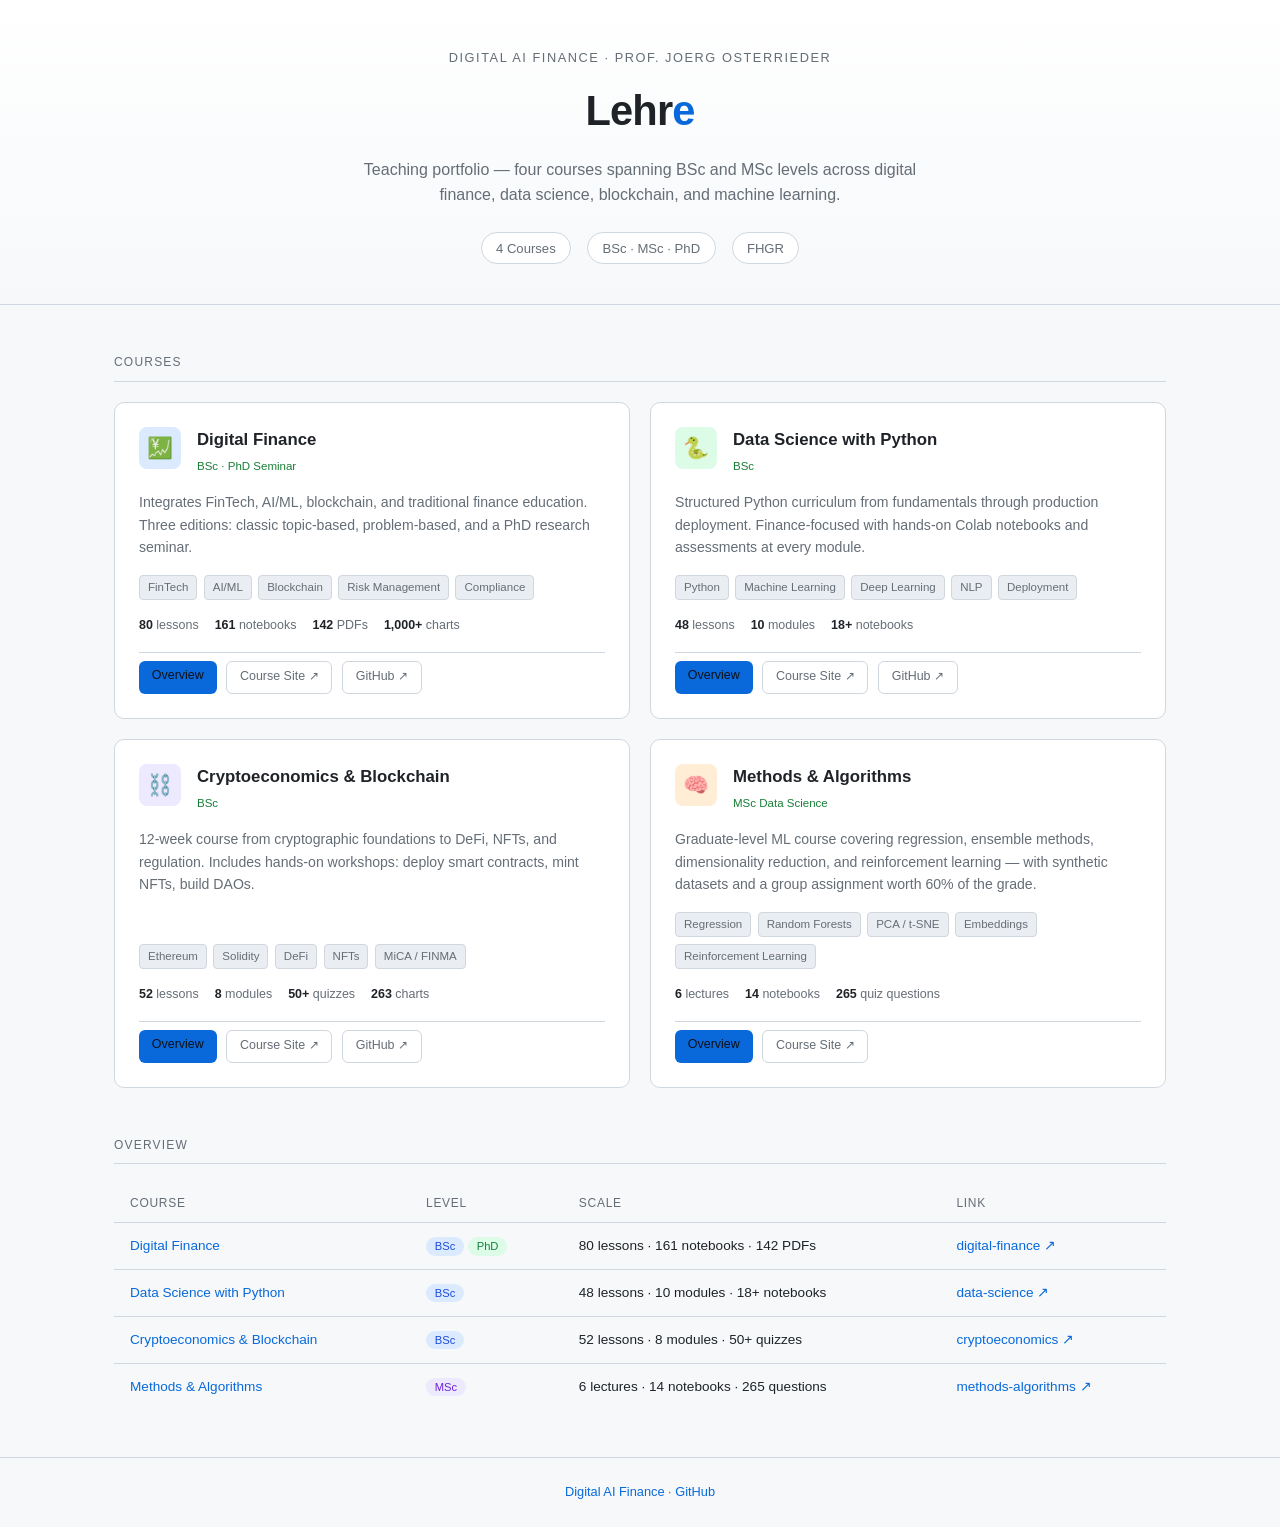
<file: index.html>
<!DOCTYPE html>
<html lang="en">
<head>
  <meta charset="UTF-8" />
  <meta name="viewport" content="width=device-width, initial-scale=1.0" />
  <title>Lehre — Digital AI Finance</title>
  <link rel="stylesheet" href="style.css" />
</head>
<body>

<header>
  <div class="org">Digital AI Finance · Prof. Joerg Osterrieder</div>
  <h1>Lehr<span>e</span></h1>
  <p>Teaching portfolio — four courses spanning BSc and MSc levels across digital finance, data science, blockchain, and machine learning.</p>
  <div class="header-meta">
    <span>4 Courses</span>
    <span>BSc · MSc · PhD</span>
    <span>FHGR</span>
  </div>
</header>

<main>

  <p class="section-label">Courses</p>
  <div class="grid">

    <!-- Digital Finance -->
    <div class="card">
      <a class="card-link" href="digital-finance.html"></a>
      <div class="card-header">
        <div class="card-icon blue">💹</div>
        <div>
          <div class="card-title">Digital Finance</div>
          <div class="card-level">BSc · PhD Seminar</div>
        </div>
      </div>
      <div class="card-desc">
        Integrates FinTech, AI/ML, blockchain, and traditional finance education. Three editions: classic topic-based, problem-based, and a PhD research seminar.
      </div>
      <div class="tags">
        <span class="tag">FinTech</span>
        <span class="tag">AI/ML</span>
        <span class="tag">Blockchain</span>
        <span class="tag">Risk Management</span>
        <span class="tag">Compliance</span>
      </div>
      <div class="stats">
        <div class="stat"><strong>80</strong> lessons</div>
        <div class="stat"><strong>161</strong> notebooks</div>
        <div class="stat"><strong>142</strong> PDFs</div>
        <div class="stat"><strong>1,000+</strong> charts</div>
      </div>
      <div class="card-links">
        <a href="digital-finance.html" class="btn btn-primary">Overview</a>
        <a href="https://digital-ai-finance.github.io/digital-finance/" class="btn btn-ghost" target="_blank">Course Site ↗</a>
        <a href="https://github.com/Digital-AI-Finance/digital-finance" class="btn btn-ghost" target="_blank">GitHub ↗</a>
      </div>
    </div>

    <!-- Data Science -->
    <div class="card">
      <a class="card-link" href="data-science.html"></a>
      <div class="card-header">
        <div class="card-icon green">🐍</div>
        <div>
          <div class="card-title">Data Science with Python</div>
          <div class="card-level">BSc</div>
        </div>
      </div>
      <div class="card-desc">
        Structured Python curriculum from fundamentals through production deployment. Finance-focused with hands-on Colab notebooks and assessments at every module.
      </div>
      <div class="tags">
        <span class="tag">Python</span>
        <span class="tag">Machine Learning</span>
        <span class="tag">Deep Learning</span>
        <span class="tag">NLP</span>
        <span class="tag">Deployment</span>
      </div>
      <div class="stats">
        <div class="stat"><strong>48</strong> lessons</div>
        <div class="stat"><strong>10</strong> modules</div>
        <div class="stat"><strong>18+</strong> notebooks</div>
      </div>
      <div class="card-links">
        <a href="data-science.html" class="btn btn-primary">Overview</a>
        <a href="https://digital-ai-finance.github.io/data-science/" class="btn btn-ghost" target="_blank">Course Site ↗</a>
        <a href="https://github.com/Digital-AI-Finance/data-science" class="btn btn-ghost" target="_blank">GitHub ↗</a>
      </div>
    </div>

    <!-- Cryptoeconomics -->
    <div class="card">
      <a class="card-link" href="cryptoeconomics-blockchain.html"></a>
      <div class="card-header">
        <div class="card-icon purple">⛓️</div>
        <div>
          <div class="card-title">Cryptoeconomics &amp; Blockchain</div>
          <div class="card-level">BSc</div>
        </div>
      </div>
      <div class="card-desc">
        12-week course from cryptographic foundations to DeFi, NFTs, and regulation. Includes hands-on workshops: deploy smart contracts, mint NFTs, build DAOs.
      </div>
      <div class="tags">
        <span class="tag">Ethereum</span>
        <span class="tag">Solidity</span>
        <span class="tag">DeFi</span>
        <span class="tag">NFTs</span>
        <span class="tag">MiCA / FINMA</span>
      </div>
      <div class="stats">
        <div class="stat"><strong>52</strong> lessons</div>
        <div class="stat"><strong>8</strong> modules</div>
        <div class="stat"><strong>50+</strong> quizzes</div>
        <div class="stat"><strong>263</strong> charts</div>
      </div>
      <div class="card-links">
        <a href="cryptoeconomics-blockchain.html" class="btn btn-primary">Overview</a>
        <a href="https://digital-ai-finance.github.io/Cryptoeconomics-Blockchain/" class="btn btn-ghost" target="_blank">Course Site ↗</a>
        <a href="https://github.com/Digital-AI-Finance/Cryptoeconomics-Blockchain" class="btn btn-ghost" target="_blank">GitHub ↗</a>
      </div>
    </div>

    <!-- Methods & Algorithms -->
    <div class="card">
      <a class="card-link" href="methods-algorithms.html"></a>
      <div class="card-header">
        <div class="card-icon orange">🧠</div>
        <div>
          <div class="card-title">Methods &amp; Algorithms</div>
          <div class="card-level">MSc Data Science</div>
        </div>
      </div>
      <div class="card-desc">
        Graduate-level ML course covering regression, ensemble methods, dimensionality reduction, and reinforcement learning — with synthetic datasets and a group assignment worth 60% of the grade.
      </div>
      <div class="tags">
        <span class="tag">Regression</span>
        <span class="tag">Random Forests</span>
        <span class="tag">PCA / t-SNE</span>
        <span class="tag">Embeddings</span>
        <span class="tag">Reinforcement Learning</span>
      </div>
      <div class="stats">
        <div class="stat"><strong>6</strong> lectures</div>
        <div class="stat"><strong>14</strong> notebooks</div>
        <div class="stat"><strong>265</strong> quiz questions</div>
      </div>
      <div class="card-links">
        <a href="methods-algorithms.html" class="btn btn-primary">Overview</a>
        <a href="https://digital-ai-finance.github.io/methods-algorithms/" class="btn btn-ghost" target="_blank">Course Site ↗</a>
      </div>
    </div>

  </div>

  <!-- OVERVIEW TABLE -->
  <p class="section-label">Overview</p>
  <div class="table-wrap">
    <table>
      <thead>
        <tr>
          <th>Course</th>
          <th>Level</th>
          <th>Scale</th>
          <th>Link</th>
        </tr>
      </thead>
      <tbody>
        <tr>
          <td><a href="digital-finance.html">Digital Finance</a></td>
          <td><span class="badge badge-bsc">BSc</span> <span class="badge badge-phd">PhD</span></td>
          <td>80 lessons · 161 notebooks · 142 PDFs</td>
          <td><a href="https://digital-ai-finance.github.io/digital-finance/" target="_blank">digital-finance ↗</a></td>
        </tr>
        <tr>
          <td><a href="data-science.html">Data Science with Python</a></td>
          <td><span class="badge badge-bsc">BSc</span></td>
          <td>48 lessons · 10 modules · 18+ notebooks</td>
          <td><a href="https://digital-ai-finance.github.io/data-science/" target="_blank">data-science ↗</a></td>
        </tr>
        <tr>
          <td><a href="cryptoeconomics-blockchain.html">Cryptoeconomics &amp; Blockchain</a></td>
          <td><span class="badge badge-bsc">BSc</span></td>
          <td>52 lessons · 8 modules · 50+ quizzes</td>
          <td><a href="https://digital-ai-finance.github.io/Cryptoeconomics-Blockchain/" target="_blank">cryptoeconomics ↗</a></td>
        </tr>
        <tr>
          <td><a href="methods-algorithms.html">Methods &amp; Algorithms</a></td>
          <td><span class="badge badge-msc">MSc</span></td>
          <td>6 lectures · 14 notebooks · 265 questions</td>
          <td><a href="https://digital-ai-finance.github.io/methods-algorithms/" target="_blank">methods-algorithms ↗</a></td>
        </tr>
      </tbody>
    </table>
  </div>

</main>

<footer>
  <a href="https://github.com/Digital-AI-Finance" target="_blank">Digital AI Finance</a> ·
  <a href="https://github.com/illiakosterin/Lehre" target="_blank">GitHub</a>
</footer>

</body>
</html>
</file>
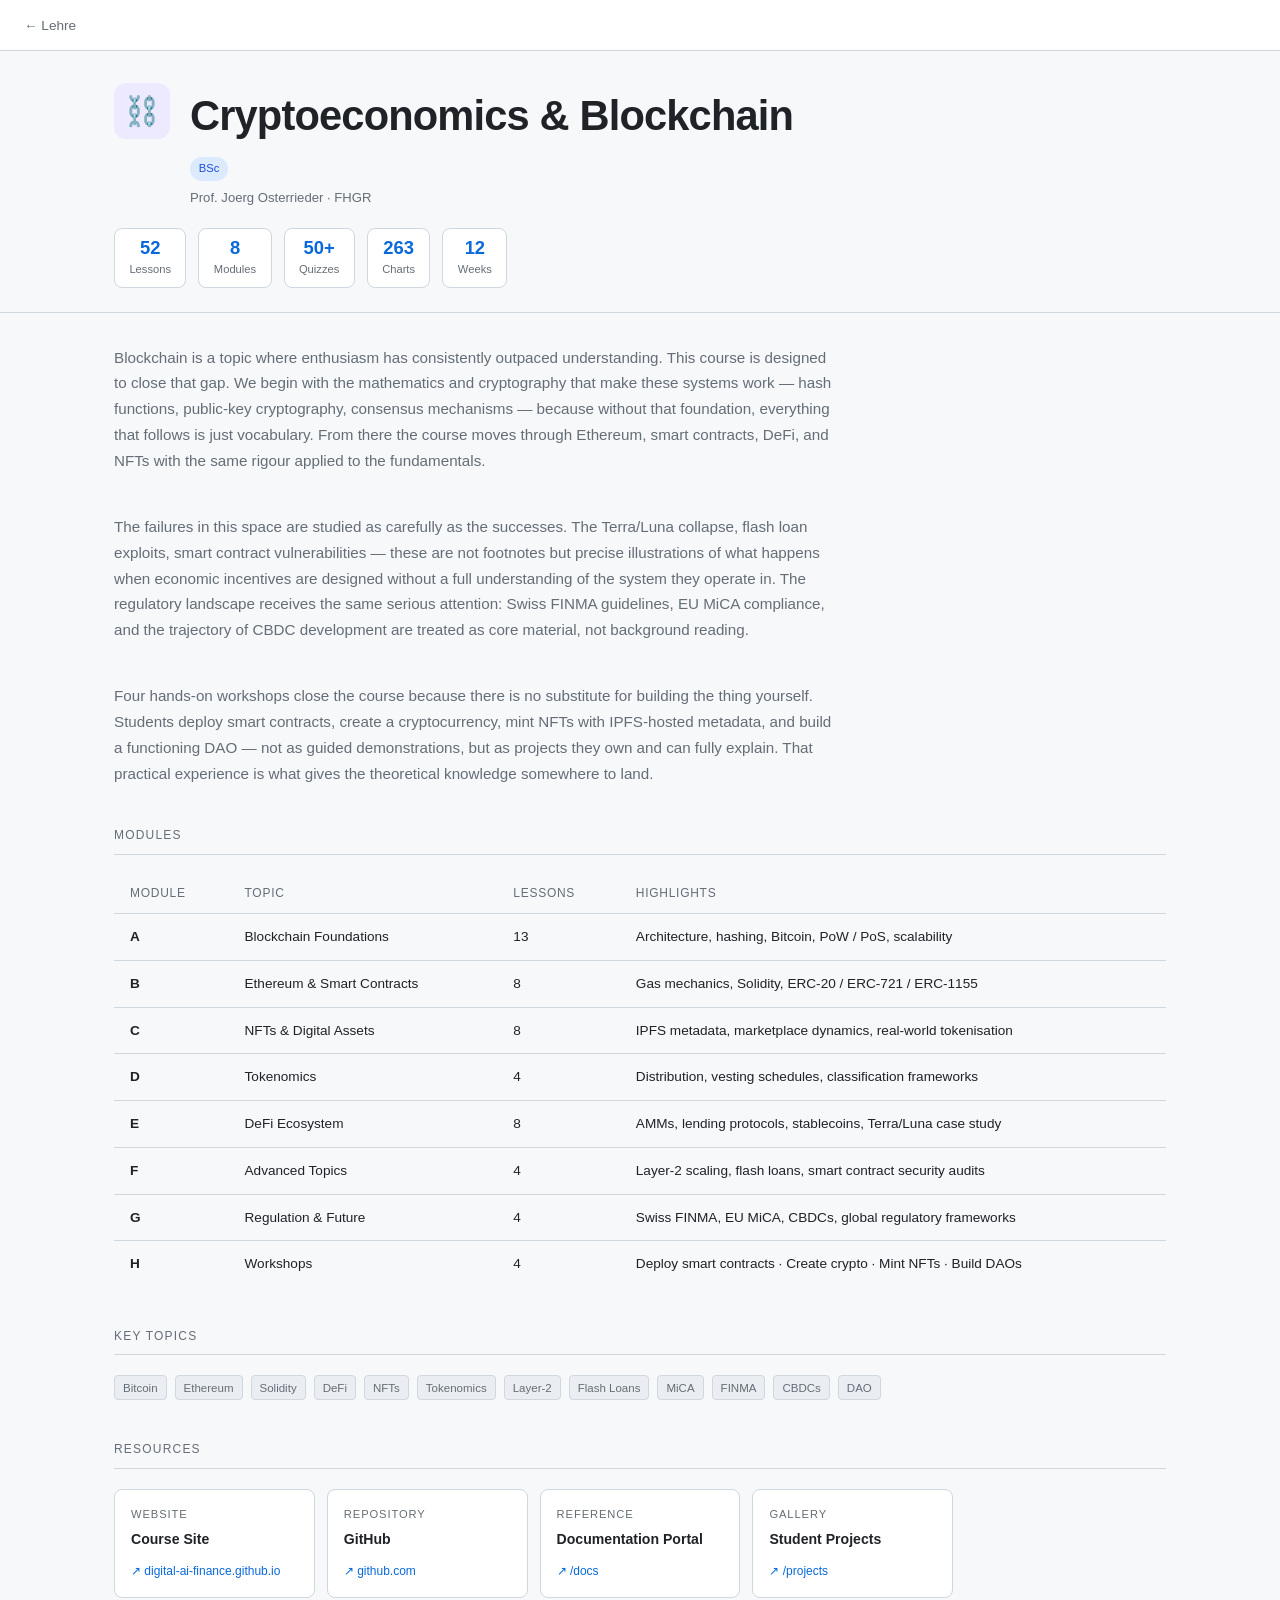
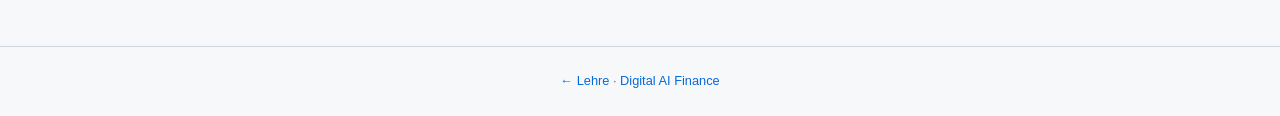
<file: cryptoeconomics-blockchain.html>
<!DOCTYPE html>
<html lang="en">
<head>
  <meta charset="UTF-8" />
  <meta name="viewport" content="width=device-width, initial-scale=1.0" />
  <title>Cryptoeconomics &amp; Blockchain — Lehre</title>
  <link rel="stylesheet" href="style.css" />
</head>
<body>

<nav class="nav">
  <a href="index.html">← Lehre</a>
</nav>

<header style="text-align:left; padding: 2rem 1.5rem 1.5rem; max-width:1100px; margin:0 auto; border:none; background:none;">
  <div class="course-hero-top">
    <div class="course-icon card-icon purple">⛓️</div>
    <div>
      <h1>Cryptoeconomics &amp; Blockchain</h1>
      <div class="course-hero-badges">
        <span class="badge badge-bsc">BSc</span>
      </div>
      <div class="course-instructor">Prof. Joerg Osterrieder · FHGR</div>
    </div>
  </div>
  <div class="course-stat-row">
    <div class="course-stat"><span class="num">52</span><span class="lbl">Lessons</span></div>
    <div class="course-stat"><span class="num">8</span><span class="lbl">Modules</span></div>
    <div class="course-stat"><span class="num">50+</span><span class="lbl">Quizzes</span></div>
    <div class="course-stat"><span class="num">263</span><span class="lbl">Charts</span></div>
    <div class="course-stat"><span class="num">12</span><span class="lbl">Weeks</span></div>
  </div>
</header>

<div style="border-bottom: 1px solid var(--border); margin-bottom: 2rem;"></div>

<div class="course-body">

  <p class="course-desc">
    Blockchain is a topic where enthusiasm has consistently outpaced understanding. This course is
    designed to close that gap. We begin with the mathematics and cryptography that make these systems
    work — hash functions, public-key cryptography, consensus mechanisms — because without that
    foundation, everything that follows is just vocabulary. From there the course moves through
    Ethereum, smart contracts, DeFi, and NFTs with the same rigour applied to the fundamentals.
  </p>
  <p class="course-desc">
    The failures in this space are studied as carefully as the successes. The Terra/Luna collapse,
    flash loan exploits, smart contract vulnerabilities — these are not footnotes but precise
    illustrations of what happens when economic incentives are designed without a full understanding
    of the system they operate in. The regulatory landscape receives the same serious attention:
    Swiss FINMA guidelines, EU MiCA compliance, and the trajectory of CBDC development are treated
    as core material, not background reading.
  </p>
  <p class="course-desc">
    Four hands-on workshops close the course because there is no substitute for building the thing
    yourself. Students deploy smart contracts, create a cryptocurrency, mint NFTs with IPFS-hosted
    metadata, and build a functioning DAO — not as guided demonstrations, but as projects they own
    and can fully explain. That practical experience is what gives the theoretical knowledge
    somewhere to land.
  </p>

  <!-- MODULES -->
  <p class="section-label">Modules</p>
  <div class="table-wrap" style="margin-bottom: 2.5rem;">
    <table>
      <thead>
        <tr>
          <th>Module</th>
          <th>Topic</th>
          <th>Lessons</th>
          <th>Highlights</th>
        </tr>
      </thead>
      <tbody>
        <tr>
          <td><strong>A</strong></td>
          <td>Blockchain Foundations</td>
          <td>13</td>
          <td>Architecture, hashing, Bitcoin, PoW / PoS, scalability</td>
        </tr>
        <tr>
          <td><strong>B</strong></td>
          <td>Ethereum &amp; Smart Contracts</td>
          <td>8</td>
          <td>Gas mechanics, Solidity, ERC-20 / ERC-721 / ERC-1155</td>
        </tr>
        <tr>
          <td><strong>C</strong></td>
          <td>NFTs &amp; Digital Assets</td>
          <td>8</td>
          <td>IPFS metadata, marketplace dynamics, real-world tokenisation</td>
        </tr>
        <tr>
          <td><strong>D</strong></td>
          <td>Tokenomics</td>
          <td>4</td>
          <td>Distribution, vesting schedules, classification frameworks</td>
        </tr>
        <tr>
          <td><strong>E</strong></td>
          <td>DeFi Ecosystem</td>
          <td>8</td>
          <td>AMMs, lending protocols, stablecoins, Terra/Luna case study</td>
        </tr>
        <tr>
          <td><strong>F</strong></td>
          <td>Advanced Topics</td>
          <td>4</td>
          <td>Layer-2 scaling, flash loans, smart contract security audits</td>
        </tr>
        <tr>
          <td><strong>G</strong></td>
          <td>Regulation &amp; Future</td>
          <td>4</td>
          <td>Swiss FINMA, EU MiCA, CBDCs, global regulatory frameworks</td>
        </tr>
        <tr>
          <td><strong>H</strong></td>
          <td>Workshops</td>
          <td>4</td>
          <td>Deploy smart contracts · Create crypto · Mint NFTs · Build DAOs</td>
        </tr>
      </tbody>
    </table>
  </div>

  <!-- TOPICS -->
  <p class="section-label">Key Topics</p>
  <div class="tags" style="margin-bottom: 2.5rem; gap: 0.5rem;">
    <span class="tag">Bitcoin</span>
    <span class="tag">Ethereum</span>
    <span class="tag">Solidity</span>
    <span class="tag">DeFi</span>
    <span class="tag">NFTs</span>
    <span class="tag">Tokenomics</span>
    <span class="tag">Layer-2</span>
    <span class="tag">Flash Loans</span>
    <span class="tag">MiCA</span>
    <span class="tag">FINMA</span>
    <span class="tag">CBDCs</span>
    <span class="tag">DAO</span>
  </div>

  <!-- RESOURCES -->
  <p class="section-label">Resources</p>
  <div class="resource-grid">
    <a class="resource-card" href="https://digital-ai-finance.github.io/Cryptoeconomics-Blockchain/" target="_blank">
      <span class="rc-label">Website</span>
      <span class="rc-title">Course Site</span>
      <span class="rc-arrow">↗ digital-ai-finance.github.io</span>
    </a>
    <a class="resource-card" href="https://github.com/Digital-AI-Finance/Cryptoeconomics-Blockchain" target="_blank">
      <span class="rc-label">Repository</span>
      <span class="rc-title">GitHub</span>
      <span class="rc-arrow">↗ github.com</span>
    </a>
    <a class="resource-card" href="https://digital-ai-finance.github.io/Cryptoeconomics-Blockchain/docs/" target="_blank">
      <span class="rc-label">Reference</span>
      <span class="rc-title">Documentation Portal</span>
      <span class="rc-arrow">↗ /docs</span>
    </a>
    <a class="resource-card" href="https://digital-ai-finance.github.io/Cryptoeconomics-Blockchain/projects/" target="_blank">
      <span class="rc-label">Gallery</span>
      <span class="rc-title">Student Projects</span>
      <span class="rc-arrow">↗ /projects</span>
    </a>
  </div>

</div>

<footer>
  <a href="index.html">← Lehre</a> ·
  <a href="https://github.com/Digital-AI-Finance" target="_blank">Digital AI Finance</a>
</footer>

</body>
</html>
</file>
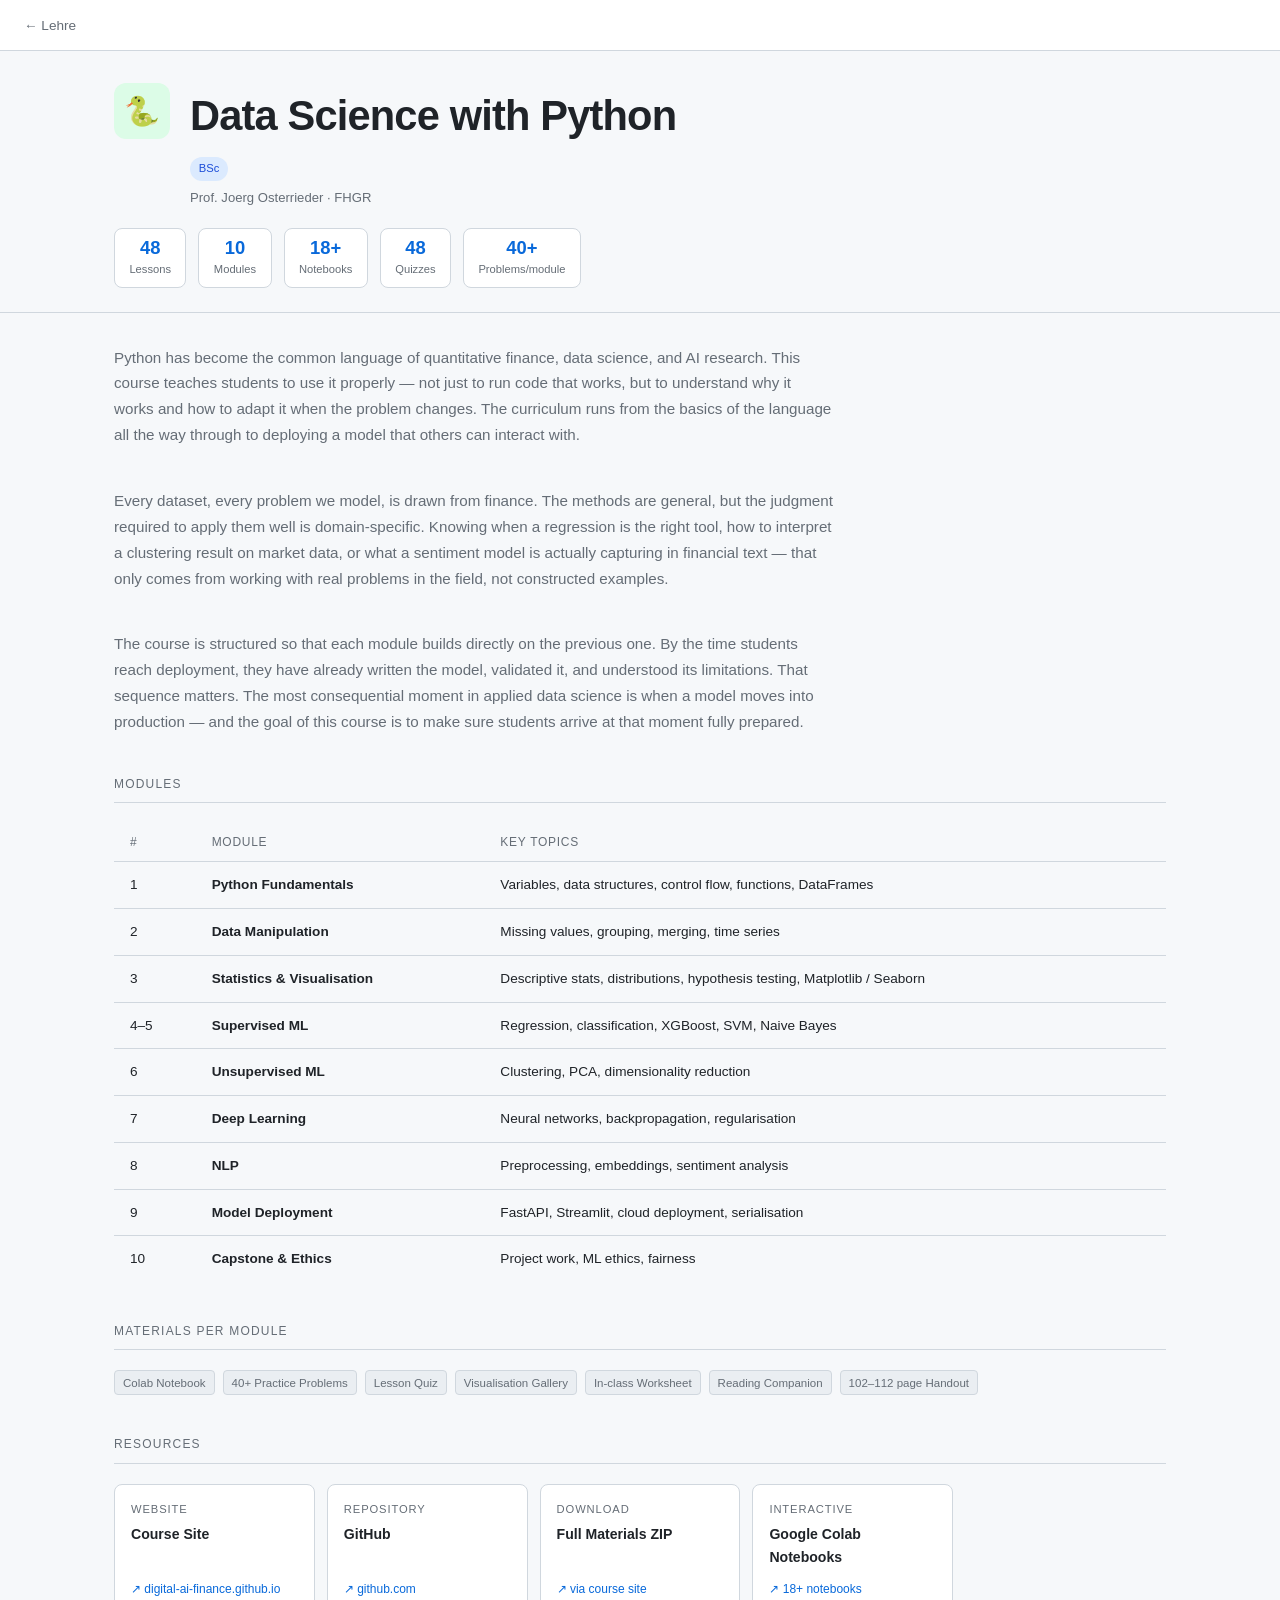
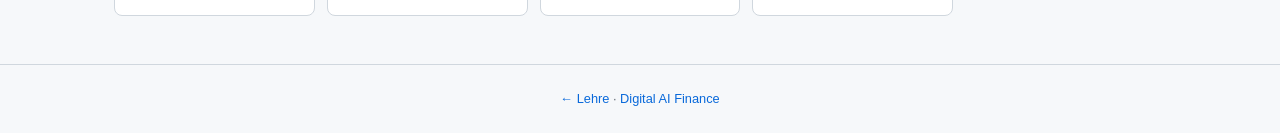
<file: data-science.html>
<!DOCTYPE html>
<html lang="en">
<head>
  <meta charset="UTF-8" />
  <meta name="viewport" content="width=device-width, initial-scale=1.0" />
  <title>Data Science with Python — Lehre</title>
  <link rel="stylesheet" href="style.css" />
</head>
<body>

<nav class="nav">
  <a href="index.html">← Lehre</a>
</nav>

<header style="text-align:left; padding: 2rem 1.5rem 1.5rem; max-width:1100px; margin:0 auto; border:none; background:none;">
  <div class="course-hero-top">
    <div class="course-icon card-icon green">🐍</div>
    <div>
      <h1>Data Science with Python</h1>
      <div class="course-hero-badges">
        <span class="badge badge-bsc">BSc</span>
      </div>
      <div class="course-instructor">Prof. Joerg Osterrieder · FHGR</div>
    </div>
  </div>
  <div class="course-stat-row">
    <div class="course-stat"><span class="num">48</span><span class="lbl">Lessons</span></div>
    <div class="course-stat"><span class="num">10</span><span class="lbl">Modules</span></div>
    <div class="course-stat"><span class="num">18+</span><span class="lbl">Notebooks</span></div>
    <div class="course-stat"><span class="num">48</span><span class="lbl">Quizzes</span></div>
    <div class="course-stat"><span class="num">40+</span><span class="lbl">Problems/module</span></div>
  </div>
</header>

<div style="border-bottom: 1px solid var(--border); margin-bottom: 2rem;"></div>

<div class="course-body">

  <p class="course-desc">
    Python has become the common language of quantitative finance, data science, and AI research.
    This course teaches students to use it properly — not just to run code that works, but to
    understand why it works and how to adapt it when the problem changes. The curriculum runs from
    the basics of the language all the way through to deploying a model that others can interact with.
  </p>
  <p class="course-desc">
    Every dataset, every problem we model, is drawn from finance. The methods are general, but the
    judgment required to apply them well is domain-specific. Knowing when a regression is the right
    tool, how to interpret a clustering result on market data, or what a sentiment model is actually
    capturing in financial text — that only comes from working with real problems in the field,
    not constructed examples.
  </p>
  <p class="course-desc">
    The course is structured so that each module builds directly on the previous one. By the time
    students reach deployment, they have already written the model, validated it, and understood its
    limitations. That sequence matters. The most consequential moment in applied data science is
    when a model moves into production — and the goal of this course is to make sure students arrive
    at that moment fully prepared.
  </p>

  <!-- MODULES -->
  <p class="section-label">Modules</p>
  <div class="table-wrap" style="margin-bottom: 2.5rem;">
    <table>
      <thead>
        <tr>
          <th>#</th>
          <th>Module</th>
          <th>Key Topics</th>
        </tr>
      </thead>
      <tbody>
        <tr><td>1</td><td><strong>Python Fundamentals</strong></td><td>Variables, data structures, control flow, functions, DataFrames</td></tr>
        <tr><td>2</td><td><strong>Data Manipulation</strong></td><td>Missing values, grouping, merging, time series</td></tr>
        <tr><td>3</td><td><strong>Statistics &amp; Visualisation</strong></td><td>Descriptive stats, distributions, hypothesis testing, Matplotlib / Seaborn</td></tr>
        <tr><td>4–5</td><td><strong>Supervised ML</strong></td><td>Regression, classification, XGBoost, SVM, Naive Bayes</td></tr>
        <tr><td>6</td><td><strong>Unsupervised ML</strong></td><td>Clustering, PCA, dimensionality reduction</td></tr>
        <tr><td>7</td><td><strong>Deep Learning</strong></td><td>Neural networks, backpropagation, regularisation</td></tr>
        <tr><td>8</td><td><strong>NLP</strong></td><td>Preprocessing, embeddings, sentiment analysis</td></tr>
        <tr><td>9</td><td><strong>Model Deployment</strong></td><td>FastAPI, Streamlit, cloud deployment, serialisation</td></tr>
        <tr><td>10</td><td><strong>Capstone &amp; Ethics</strong></td><td>Project work, ML ethics, fairness</td></tr>
      </tbody>
    </table>
  </div>

  <!-- MATERIALS PER MODULE -->
  <p class="section-label">Materials Per Module</p>
  <div class="tags" style="margin-bottom: 2.5rem; gap: 0.5rem;">
    <span class="tag">Colab Notebook</span>
    <span class="tag">40+ Practice Problems</span>
    <span class="tag">Lesson Quiz</span>
    <span class="tag">Visualisation Gallery</span>
    <span class="tag">In-class Worksheet</span>
    <span class="tag">Reading Companion</span>
    <span class="tag">102–112 page Handout</span>
  </div>

  <!-- RESOURCES -->
  <p class="section-label">Resources</p>
  <div class="resource-grid">
    <a class="resource-card" href="https://digital-ai-finance.github.io/data-science/" target="_blank">
      <span class="rc-label">Website</span>
      <span class="rc-title">Course Site</span>
      <span class="rc-arrow">↗ digital-ai-finance.github.io</span>
    </a>
    <a class="resource-card" href="https://github.com/Digital-AI-Finance/data-science" target="_blank">
      <span class="rc-label">Repository</span>
      <span class="rc-title">GitHub</span>
      <span class="rc-arrow">↗ github.com</span>
    </a>
    <a class="resource-card" href="https://digital-ai-finance.github.io/data-science/" target="_blank">
      <span class="rc-label">Download</span>
      <span class="rc-title">Full Materials ZIP</span>
      <span class="rc-arrow">↗ via course site</span>
    </a>
    <a class="resource-card" href="https://digital-ai-finance.github.io/data-science/" target="_blank">
      <span class="rc-label">Interactive</span>
      <span class="rc-title">Google Colab Notebooks</span>
      <span class="rc-arrow">↗ 18+ notebooks</span>
    </a>
  </div>

</div>

<footer>
  <a href="index.html">← Lehre</a> ·
  <a href="https://github.com/Digital-AI-Finance" target="_blank">Digital AI Finance</a>
</footer>

</body>
</html>
</file>
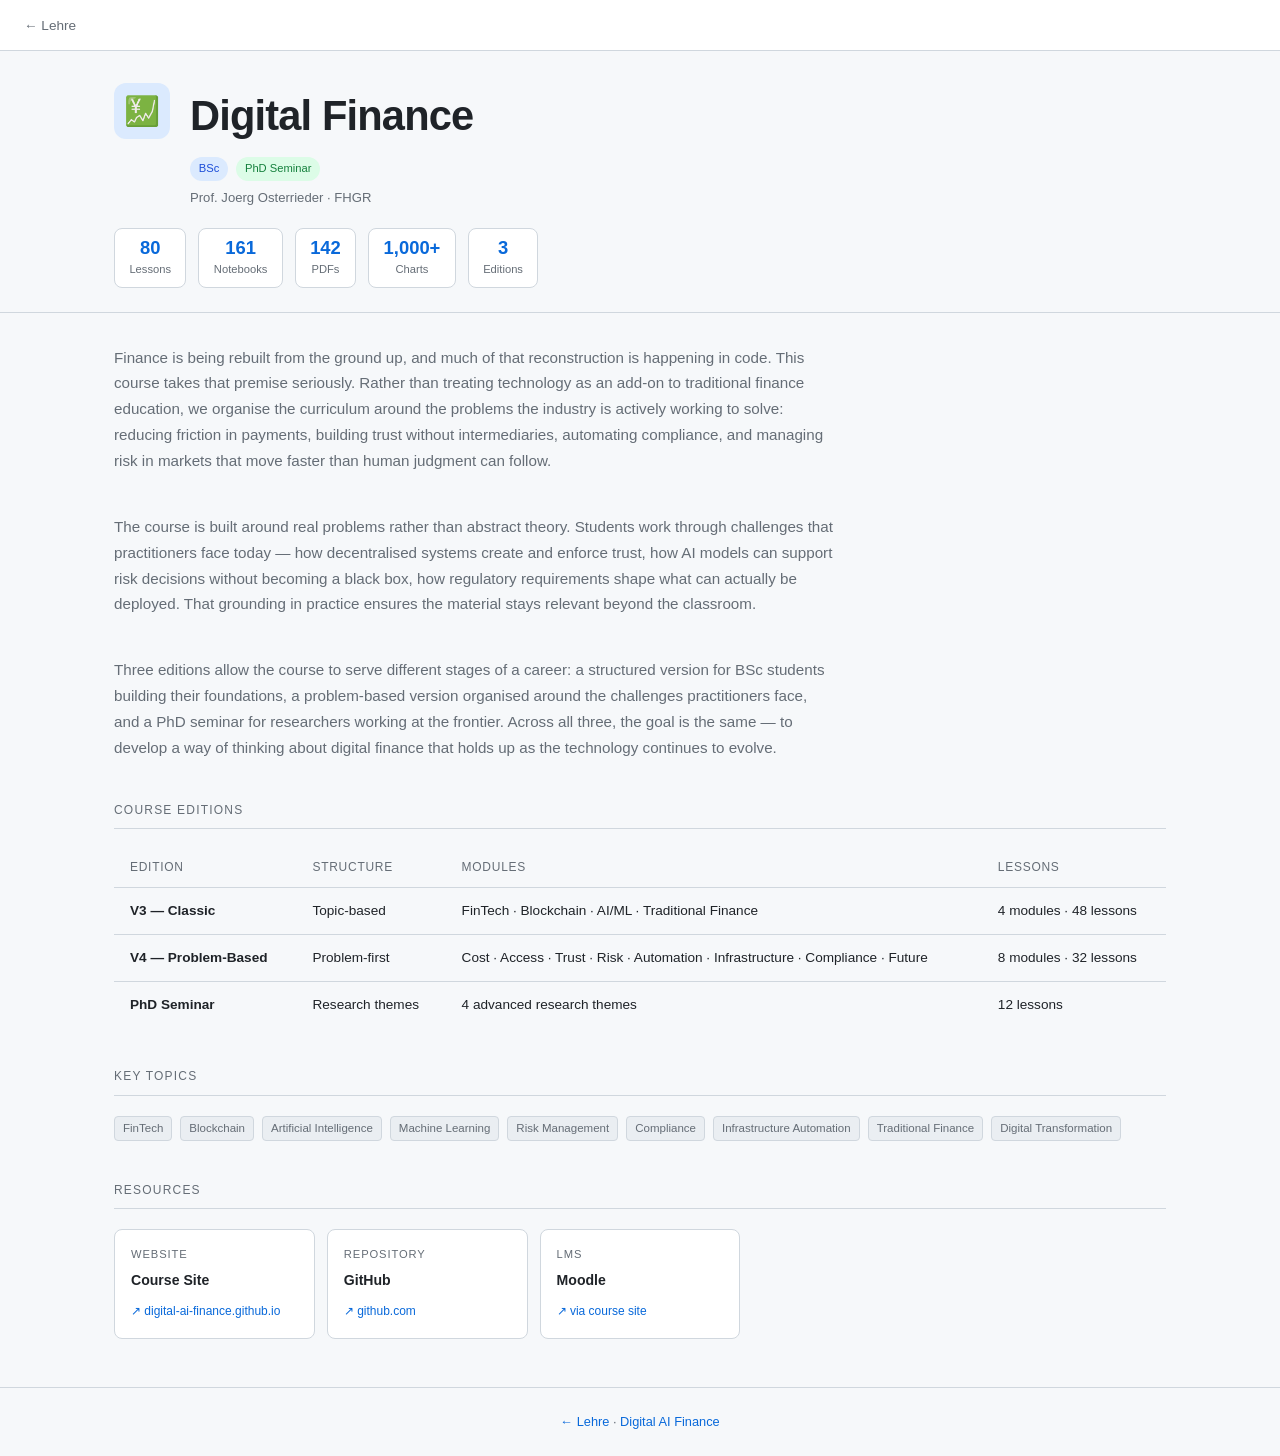
<file: digital-finance.html>
<!DOCTYPE html>
<html lang="en">
<head>
  <meta charset="UTF-8" />
  <meta name="viewport" content="width=device-width, initial-scale=1.0" />
  <title>Digital Finance — Lehre</title>
  <link rel="stylesheet" href="style.css" />
</head>
<body>

<nav class="nav">
  <a href="index.html">← Lehre</a>
</nav>

<header style="text-align:left; padding: 2rem 1.5rem 1.5rem; max-width:1100px; margin:0 auto; border:none; background:none;">
  <div class="course-hero-top">
    <div class="course-icon card-icon blue">💹</div>
    <div>
      <h1>Digital Finance</h1>
      <div class="course-hero-badges">
        <span class="badge badge-bsc">BSc</span>
        <span class="badge badge-phd">PhD Seminar</span>
      </div>
      <div class="course-instructor">Prof. Joerg Osterrieder · FHGR</div>
    </div>
  </div>
  <div class="course-stat-row">
    <div class="course-stat"><span class="num">80</span><span class="lbl">Lessons</span></div>
    <div class="course-stat"><span class="num">161</span><span class="lbl">Notebooks</span></div>
    <div class="course-stat"><span class="num">142</span><span class="lbl">PDFs</span></div>
    <div class="course-stat"><span class="num">1,000+</span><span class="lbl">Charts</span></div>
    <div class="course-stat"><span class="num">3</span><span class="lbl">Editions</span></div>
  </div>
</header>

<div style="border-bottom: 1px solid var(--border); margin-bottom: 2rem;"></div>

<div class="course-body">

  <p class="course-desc">
    Finance is being rebuilt from the ground up, and much of that reconstruction is happening in code.
    This course takes that premise seriously. Rather than treating technology as an add-on to traditional
    finance education, we organise the curriculum around the problems the industry is actively working
    to solve: reducing friction in payments, building trust without intermediaries, automating compliance,
    and managing risk in markets that move faster than human judgment can follow.
  </p>
  <p class="course-desc">
    The course is built around real problems rather than abstract theory. Students work through
    challenges that practitioners face today — how decentralised systems create and enforce trust,
    how AI models can support risk decisions without becoming a black box, how regulatory requirements
    shape what can actually be deployed. That grounding in practice ensures the material stays
    relevant beyond the classroom.
  </p>
  <p class="course-desc">
    Three editions allow the course to serve different stages of a career: a structured version for
    BSc students building their foundations, a problem-based version organised around the challenges
    practitioners face, and a PhD seminar for researchers working at the frontier. Across all three,
    the goal is the same — to develop a way of thinking about digital finance that holds up as the
    technology continues to evolve.
  </p>

  <!-- EDITIONS -->
  <p class="section-label">Course Editions</p>
  <div class="table-wrap" style="margin-bottom: 2.5rem;">
    <table>
      <thead>
        <tr>
          <th>Edition</th>
          <th>Structure</th>
          <th>Modules</th>
          <th>Lessons</th>
        </tr>
      </thead>
      <tbody>
        <tr>
          <td><strong>V3 — Classic</strong></td>
          <td>Topic-based</td>
          <td>FinTech · Blockchain · AI/ML · Traditional Finance</td>
          <td>4 modules · 48 lessons</td>
        </tr>
        <tr>
          <td><strong>V4 — Problem-Based</strong></td>
          <td>Problem-first</td>
          <td>Cost · Access · Trust · Risk · Automation · Infrastructure · Compliance · Future</td>
          <td>8 modules · 32 lessons</td>
        </tr>
        <tr>
          <td><strong>PhD Seminar</strong></td>
          <td>Research themes</td>
          <td>4 advanced research themes</td>
          <td>12 lessons</td>
        </tr>
      </tbody>
    </table>
  </div>

  <!-- TOPICS -->
  <p class="section-label">Key Topics</p>
  <div class="tags" style="margin-bottom: 2.5rem; gap: 0.5rem;">
    <span class="tag">FinTech</span>
    <span class="tag">Blockchain</span>
    <span class="tag">Artificial Intelligence</span>
    <span class="tag">Machine Learning</span>
    <span class="tag">Risk Management</span>
    <span class="tag">Compliance</span>
    <span class="tag">Infrastructure Automation</span>
    <span class="tag">Traditional Finance</span>
    <span class="tag">Digital Transformation</span>
  </div>

  <!-- RESOURCES -->
  <p class="section-label">Resources</p>
  <div class="resource-grid">
    <a class="resource-card" href="https://digital-ai-finance.github.io/digital-finance/" target="_blank">
      <span class="rc-label">Website</span>
      <span class="rc-title">Course Site</span>
      <span class="rc-arrow">↗ digital-ai-finance.github.io</span>
    </a>
    <a class="resource-card" href="https://github.com/Digital-AI-Finance/digital-finance" target="_blank">
      <span class="rc-label">Repository</span>
      <span class="rc-title">GitHub</span>
      <span class="rc-arrow">↗ github.com</span>
    </a>
    <a class="resource-card" href="https://digital-ai-finance.github.io/digital-finance/" target="_blank">
      <span class="rc-label">LMS</span>
      <span class="rc-title">Moodle</span>
      <span class="rc-arrow">↗ via course site</span>
    </a>
  </div>

</div>

<footer>
  <a href="index.html">← Lehre</a> ·
  <a href="https://github.com/Digital-AI-Finance" target="_blank">Digital AI Finance</a>
</footer>

</body>
</html>
</file>
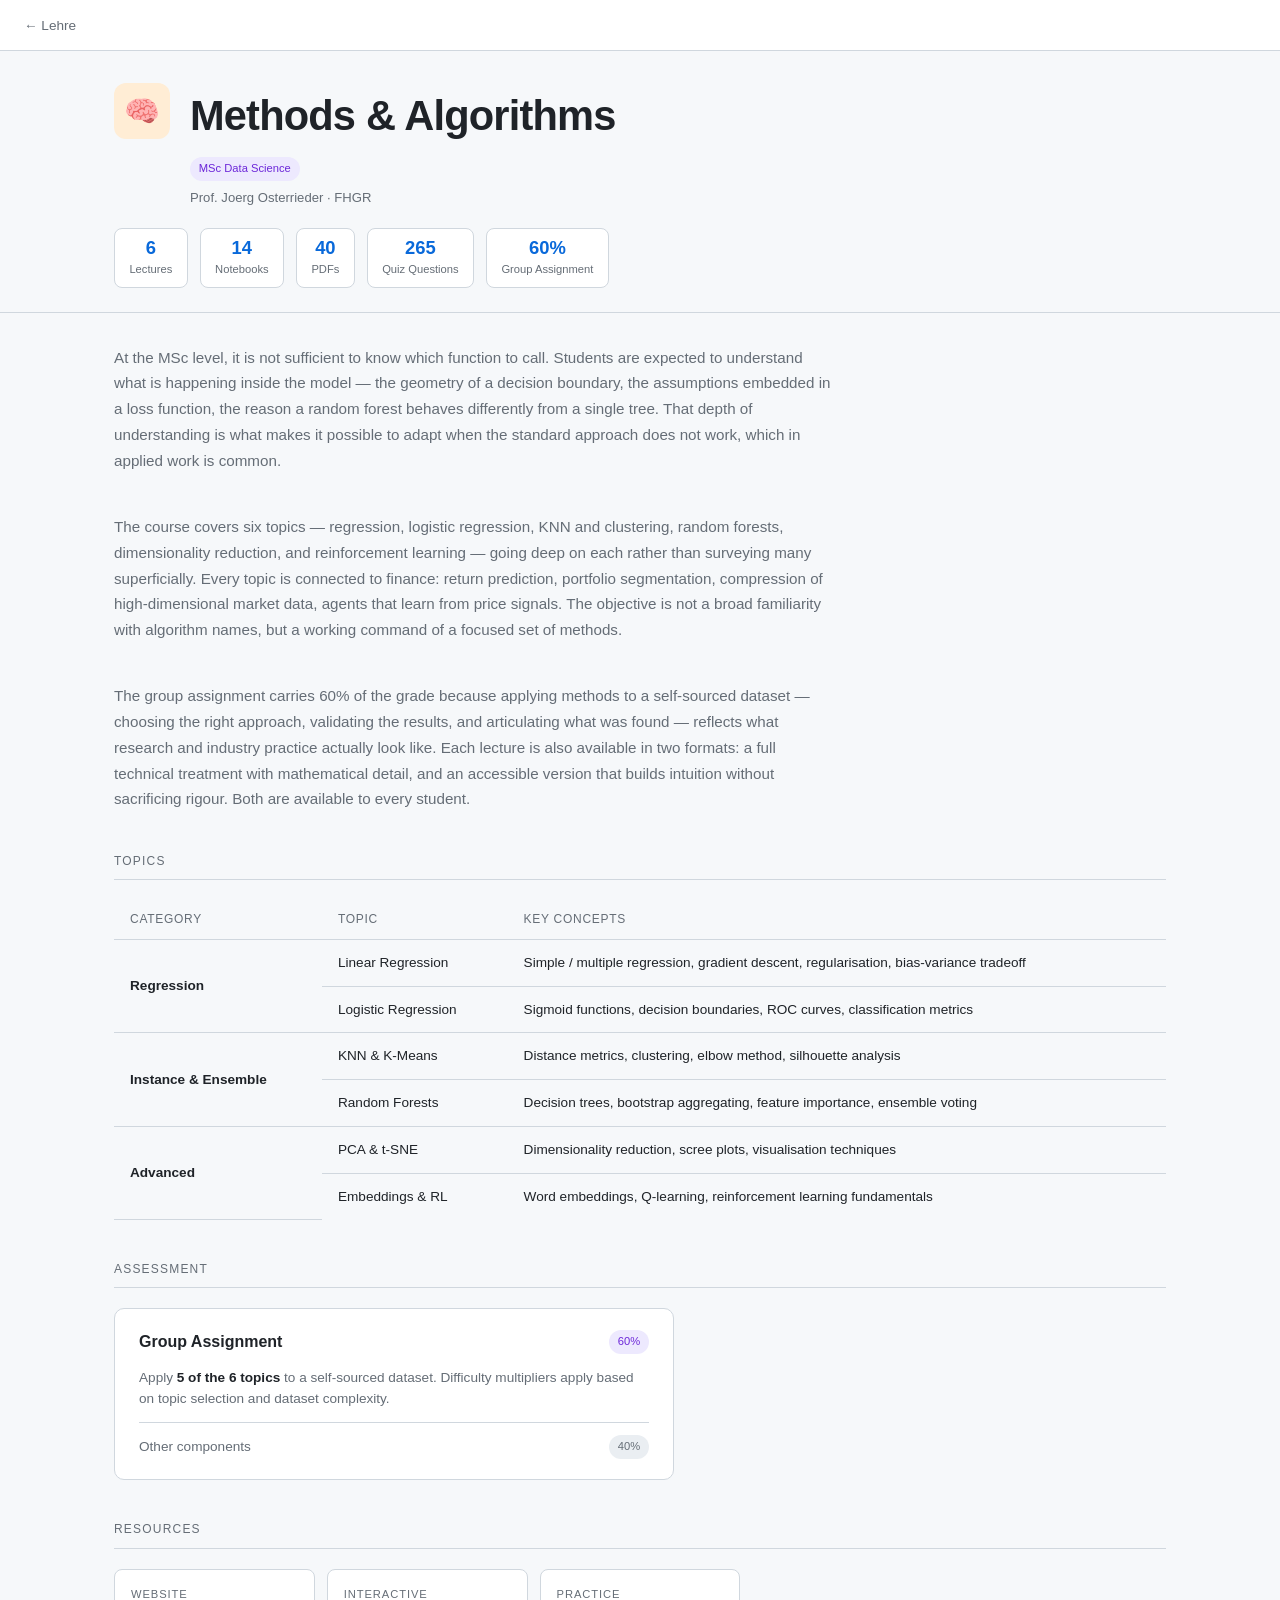
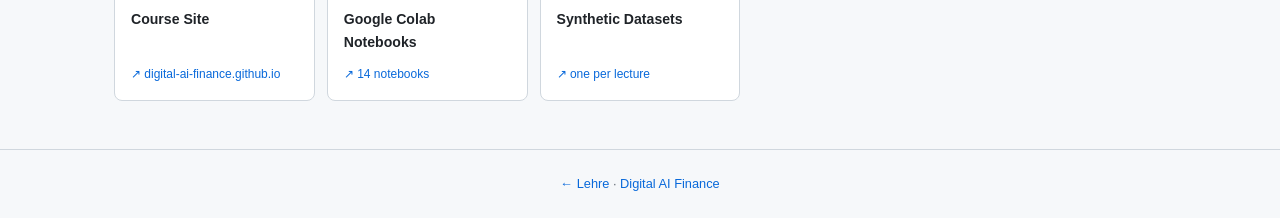
<file: methods-algorithms.html>
<!DOCTYPE html>
<html lang="en">
<head>
  <meta charset="UTF-8" />
  <meta name="viewport" content="width=device-width, initial-scale=1.0" />
  <title>Methods &amp; Algorithms — Lehre</title>
  <link rel="stylesheet" href="style.css" />
</head>
<body>

<nav class="nav">
  <a href="index.html">← Lehre</a>
</nav>

<header style="text-align:left; padding: 2rem 1.5rem 1.5rem; max-width:1100px; margin:0 auto; border:none; background:none;">
  <div class="course-hero-top">
    <div class="course-icon card-icon orange">🧠</div>
    <div>
      <h1>Methods &amp; Algorithms</h1>
      <div class="course-hero-badges">
        <span class="badge badge-msc">MSc Data Science</span>
      </div>
      <div class="course-instructor">Prof. Joerg Osterrieder · FHGR</div>
    </div>
  </div>
  <div class="course-stat-row">
    <div class="course-stat"><span class="num">6</span><span class="lbl">Lectures</span></div>
    <div class="course-stat"><span class="num">14</span><span class="lbl">Notebooks</span></div>
    <div class="course-stat"><span class="num">40</span><span class="lbl">PDFs</span></div>
    <div class="course-stat"><span class="num">265</span><span class="lbl">Quiz Questions</span></div>
    <div class="course-stat"><span class="num">60%</span><span class="lbl">Group Assignment</span></div>
  </div>
</header>

<div style="border-bottom: 1px solid var(--border); margin-bottom: 2rem;"></div>

<div class="course-body">

  <p class="course-desc">
    At the MSc level, it is not sufficient to know which function to call. Students are expected to
    understand what is happening inside the model — the geometry of a decision boundary, the
    assumptions embedded in a loss function, the reason a random forest behaves differently from a
    single tree. That depth of understanding is what makes it possible to adapt when the standard
    approach does not work, which in applied work is common.
  </p>
  <p class="course-desc">
    The course covers six topics — regression, logistic regression, KNN and clustering, random forests,
    dimensionality reduction, and reinforcement learning — going deep on each rather than surveying
    many superficially. Every topic is connected to finance: return prediction, portfolio segmentation,
    compression of high-dimensional market data, agents that learn from price signals. The objective
    is not a broad familiarity with algorithm names, but a working command of a focused set of methods.
  </p>
  <p class="course-desc">
    The group assignment carries 60% of the grade because applying methods to a self-sourced dataset —
    choosing the right approach, validating the results, and articulating what was found — reflects
    what research and industry practice actually look like. Each lecture is also available in two
    formats: a full technical treatment with mathematical detail, and an accessible version that
    builds intuition without sacrificing rigour. Both are available to every student.
  </p>

  <!-- TOPICS -->
  <p class="section-label">Topics</p>
  <div class="table-wrap" style="margin-bottom: 2.5rem;">
    <table>
      <thead>
        <tr>
          <th>Category</th>
          <th>Topic</th>
          <th>Key Concepts</th>
        </tr>
      </thead>
      <tbody>
        <tr>
          <td rowspan="2"><strong>Regression</strong></td>
          <td>Linear Regression</td>
          <td>Simple / multiple regression, gradient descent, regularisation, bias-variance tradeoff</td>
        </tr>
        <tr>
          <td>Logistic Regression</td>
          <td>Sigmoid functions, decision boundaries, ROC curves, classification metrics</td>
        </tr>
        <tr>
          <td rowspan="2"><strong>Instance &amp; Ensemble</strong></td>
          <td>KNN &amp; K-Means</td>
          <td>Distance metrics, clustering, elbow method, silhouette analysis</td>
        </tr>
        <tr>
          <td>Random Forests</td>
          <td>Decision trees, bootstrap aggregating, feature importance, ensemble voting</td>
        </tr>
        <tr>
          <td rowspan="2"><strong>Advanced</strong></td>
          <td>PCA &amp; t-SNE</td>
          <td>Dimensionality reduction, scree plots, visualisation techniques</td>
        </tr>
        <tr>
          <td>Embeddings &amp; RL</td>
          <td>Word embeddings, Q-learning, reinforcement learning fundamentals</td>
        </tr>
      </tbody>
    </table>
  </div>

  <!-- ASSESSMENT -->
  <p class="section-label">Assessment</p>
  <div style="background: var(--surface); border: 1px solid var(--border); border-radius: 10px; padding: 1.25rem 1.5rem; margin-bottom: 2.5rem; max-width: 560px;">
    <div style="display:flex; justify-content:space-between; align-items:center; margin-bottom: 0.75rem;">
      <span style="font-weight: 600;">Group Assignment</span>
      <span class="badge badge-msc">60%</span>
    </div>
    <p style="font-size: 0.85rem; color: var(--muted); line-height: 1.6;">
      Apply <strong style="color:var(--text)">5 of the 6 topics</strong> to a self-sourced dataset.
      Difficulty multipliers apply based on topic selection and dataset complexity.
    </p>
    <div style="margin-top: 0.75rem; padding-top: 0.75rem; border-top: 1px solid var(--border); display:flex; justify-content:space-between; align-items:center;">
      <span style="font-size:0.85rem; color:var(--muted);">Other components</span>
      <span class="badge" style="background:var(--tag-bg); color:var(--muted);">40%</span>
    </div>
  </div>

  <!-- RESOURCES -->
  <p class="section-label">Resources</p>
  <div class="resource-grid">
    <a class="resource-card" href="https://digital-ai-finance.github.io/methods-algorithms/" target="_blank">
      <span class="rc-label">Website</span>
      <span class="rc-title">Course Site</span>
      <span class="rc-arrow">↗ digital-ai-finance.github.io</span>
    </a>
    <a class="resource-card" href="https://digital-ai-finance.github.io/methods-algorithms/" target="_blank">
      <span class="rc-label">Interactive</span>
      <span class="rc-title">Google Colab Notebooks</span>
      <span class="rc-arrow">↗ 14 notebooks</span>
    </a>
    <a class="resource-card" href="https://digital-ai-finance.github.io/methods-algorithms/" target="_blank">
      <span class="rc-label">Practice</span>
      <span class="rc-title">Synthetic Datasets</span>
      <span class="rc-arrow">↗ one per lecture</span>
    </a>
  </div>

</div>

<footer>
  <a href="index.html">← Lehre</a> ·
  <a href="https://github.com/Digital-AI-Finance" target="_blank">Digital AI Finance</a>
</footer>

</body>
</html>
</file>
<file: style.css>
*, *::before, *::after { box-sizing: border-box; margin: 0; padding: 0; }

/* ── DARK THEME (default) ── */
:root {
  --bg:           #0d1117;
  --surface:      #161b22;
  --surface2:     #1c2128;
  --header-bg-t:  #161b22;
  --header-bg-b:  #0d1117;
  --border:       #30363d;
  --accent:       #58a6ff;
  --accent2:      #3fb950;
  --text:         #e6edf3;
  --muted:        #8b949e;
  --tag-bg:       #1f2937;
  --badge-bsc-bg: #1d3557;
  --badge-bsc-fg: #58a6ff;
  --badge-msc-bg: #2d1b4e;
  --badge-msc-fg: #c084fc;
  --badge-phd-bg: #1b3a2b;
  --badge-phd-fg: #3fb950;
  --icon-blue:    #1d3557;
  --icon-green:   #1b3a2b;
  --icon-purple:  #2d1b4e;
  --icon-orange:  #3a2200;
}

/* ── LIGHT THEME ── */
@media (prefers-color-scheme: light) {
  :root {
    --bg:           #f6f8fa;
    --surface:      #ffffff;
    --surface2:     #f6f8fa;
    --header-bg-t:  #ffffff;
    --header-bg-b:  #f6f8fa;
    --border:       #d0d7de;
    --accent:       #0969da;
    --accent2:      #1a7f37;
    --text:         #1f2328;
    --muted:        #656d76;
    --tag-bg:       #eaeef2;
    --badge-bsc-bg: #dbeafe;
    --badge-bsc-fg: #1d4ed8;
    --badge-msc-bg: #ede9fe;
    --badge-msc-fg: #6d28d9;
    --badge-phd-bg: #dcfce7;
    --badge-phd-fg: #15803d;
    --icon-blue:    #dbeafe;
    --icon-green:   #dcfce7;
    --icon-purple:  #ede9fe;
    --icon-orange:  #ffedd5;
  }
}

body {
  background: var(--bg);
  color: var(--text);
  font-family: -apple-system, BlinkMacSystemFont, "Segoe UI", Helvetica, Arial, sans-serif;
  line-height: 1.6;
  min-height: 100vh;
}

/* ── NAV ── */
.nav {
  padding: 0.75rem 1.5rem;
  border-bottom: 1px solid var(--border);
  background: var(--surface);
}
.nav a {
  font-size: 0.85rem;
  color: var(--muted);
  text-decoration: none;
  display: inline-flex;
  align-items: center;
  gap: 0.4rem;
  transition: color 0.15s;
}
.nav a:hover { color: var(--accent); }

/* ── HEADER ── */
header {
  border-bottom: 1px solid var(--border);
  padding: 3rem 2rem 2.5rem;
  text-align: center;
  background: linear-gradient(180deg, var(--header-bg-t) 0%, var(--header-bg-b) 100%);
}
header .org {
  font-size: 0.8rem;
  letter-spacing: 0.12em;
  text-transform: uppercase;
  color: var(--muted);
  margin-bottom: 0.6rem;
}
header h1 {
  font-size: 2.6rem;
  font-weight: 700;
  letter-spacing: -0.02em;
  color: var(--text);
}
header h1 span { color: var(--accent); }
header p {
  margin-top: 0.75rem;
  color: var(--muted);
  font-size: 1rem;
  max-width: 580px;
  margin-inline: auto;
}
.header-meta {
  display: flex;
  justify-content: center;
  gap: 1rem;
  margin-top: 1.5rem;
  flex-wrap: wrap;
}
.header-meta span {
  font-size: 0.82rem;
  color: var(--muted);
  background: var(--surface);
  border: 1px solid var(--border);
  border-radius: 20px;
  padding: 0.3rem 0.9rem;
}

/* ── LAYOUT ── */
main {
  max-width: 1100px;
  margin: 3rem auto;
  padding: 0 1.5rem;
}
.section-label {
  font-size: 0.75rem;
  letter-spacing: 0.1em;
  text-transform: uppercase;
  color: var(--muted);
  margin-bottom: 1.25rem;
  padding-bottom: 0.5rem;
  border-bottom: 1px solid var(--border);
}

/* ── COURSE GRID ── */
.grid {
  display: grid;
  grid-template-columns: repeat(auto-fill, minmax(460px, 1fr));
  gap: 1.25rem;
  margin-bottom: 3rem;
}

/* ── CARD (clickable) ── */
.card {
  position: relative;
  background: var(--surface);
  border: 1px solid var(--border);
  border-radius: 10px;
  padding: 1.5rem;
  display: flex;
  flex-direction: column;
  gap: 1rem;
  transition: border-color 0.2s, box-shadow 0.2s, transform 0.15s;
  cursor: pointer;
}
.card:hover {
  border-color: var(--accent);
  box-shadow: 0 4px 16px rgba(0,0,0,0.25);
  transform: translateY(-2px);
}
/* invisible overlay makes the whole card clickable */
.card-link {
  position: absolute;
  inset: 0;
  border-radius: 10px;
  z-index: 0;
}
/* buttons sit above the overlay */
.card-links { position: relative; z-index: 1; }

.card-header {
  display: flex;
  align-items: flex-start;
  gap: 1rem;
}
.card-icon {
  width: 42px;
  height: 42px;
  border-radius: 8px;
  display: flex;
  align-items: center;
  justify-content: center;
  font-size: 1.3rem;
  flex-shrink: 0;
}
.card-icon.blue   { background: var(--icon-blue); }
.card-icon.green  { background: var(--icon-green); }
.card-icon.purple { background: var(--icon-purple); }
.card-icon.orange { background: var(--icon-orange); }

.card-title { font-size: 1.05rem; font-weight: 600; color: var(--text); }
.card-level { font-size: 0.72rem; color: var(--accent2); font-weight: 500; margin-top: 0.2rem; }
.card-desc  { font-size: 0.88rem; color: var(--muted); flex: 1; }

/* ── TAGS ── */
.tags { display: flex; flex-wrap: wrap; gap: 0.4rem; }
.tag {
  font-size: 0.72rem;
  background: var(--tag-bg);
  color: var(--muted);
  border: 1px solid var(--border);
  border-radius: 4px;
  padding: 0.15rem 0.5rem;
}

/* ── STATS ROW ── */
.stats { display: flex; gap: 1rem; flex-wrap: wrap; }
.stat  { font-size: 0.78rem; color: var(--muted); }
.stat strong { color: var(--text); font-weight: 600; }

/* ── CARD BOTTOM LINKS ── */
.card-links {
  display: flex;
  gap: 0.6rem;
  flex-wrap: wrap;
  padding-top: 0.5rem;
  border-top: 1px solid var(--border);
}

/* ── BUTTONS ── */
.btn {
  font-size: 0.78rem;
  font-weight: 500;
  padding: 0.35rem 0.8rem;
  border-radius: 6px;
  text-decoration: none;
  transition: opacity 0.15s;
  display: inline-block;
}
.btn:hover { opacity: 0.8; }
.btn-primary { background: var(--accent); color: #0d1117; }
.btn-ghost {
  border: 1px solid var(--border);
  color: var(--muted);
}
.btn-ghost:hover { color: var(--text); border-color: var(--muted); }

/* ── BADGES ── */
.badge {
  font-size: 0.7rem;
  padding: 0.2rem 0.55rem;
  border-radius: 12px;
  font-weight: 500;
}
.badge-bsc { background: var(--badge-bsc-bg); color: var(--badge-bsc-fg); }
.badge-msc { background: var(--badge-msc-bg); color: var(--badge-msc-fg); }
.badge-phd { background: var(--badge-phd-bg); color: var(--badge-phd-fg); }

/* ── TABLE ── */
.table-wrap { overflow-x: auto; margin-bottom: 3rem; }
table { width: 100%; border-collapse: collapse; font-size: 0.85rem; }
th {
  text-align: left;
  color: var(--muted);
  font-weight: 500;
  font-size: 0.75rem;
  text-transform: uppercase;
  letter-spacing: 0.06em;
  padding: 0.6rem 1rem;
  border-bottom: 1px solid var(--border);
}
td {
  padding: 0.75rem 1rem;
  border-bottom: 1px solid var(--border);
  color: var(--text);
  vertical-align: middle;
}
tr:last-child td { border-bottom: none; }
tr:hover td { background: var(--surface2); }
td a { color: var(--accent); text-decoration: none; }
td a:hover { text-decoration: underline; }

/* ── COURSE PAGE: HERO ── */
.course-hero {
  padding: 2.5rem 1.5rem 2rem;
  max-width: 1100px;
  margin: 0 auto;
}
.course-hero-top {
  display: flex;
  align-items: flex-start;
  gap: 1.25rem;
  margin-bottom: 1.25rem;
}
.course-icon {
  width: 56px;
  height: 56px;
  border-radius: 12px;
  display: flex;
  align-items: center;
  justify-content: center;
  font-size: 1.8rem;
  flex-shrink: 0;
}
.course-hero h1 {
  font-size: 1.8rem;
  font-weight: 700;
  letter-spacing: -0.02em;
  color: var(--text);
  line-height: 1.2;
}
.course-hero-badges {
  display: flex;
  gap: 0.5rem;
  margin-top: 0.5rem;
  flex-wrap: wrap;
}
.course-instructor {
  font-size: 0.82rem;
  color: var(--muted);
  margin-top: 0.35rem;
}
.course-stat-row {
  display: flex;
  gap: 0.75rem;
  flex-wrap: wrap;
  margin-top: 1rem;
}
.course-stat {
  background: var(--surface);
  border: 1px solid var(--border);
  border-radius: 8px;
  padding: 0.5rem 0.9rem;
  text-align: center;
}
.course-stat .num {
  display: block;
  font-size: 1.15rem;
  font-weight: 700;
  color: var(--accent);
  line-height: 1.2;
}
.course-stat .lbl {
  display: block;
  font-size: 0.7rem;
  color: var(--muted);
  margin-top: 0.1rem;
}

/* ── COURSE PAGE: CONTENT ── */
.course-body {
  max-width: 1100px;
  margin: 0 auto 3rem;
  padding: 0 1.5rem;
}
.course-desc {
  font-size: 0.95rem;
  color: var(--muted);
  line-height: 1.7;
  max-width: 720px;
  margin-bottom: 2.5rem;
}

/* ── RESOURCE LINK CARDS ── */
.resource-grid {
  display: grid;
  grid-template-columns: repeat(auto-fill, minmax(200px, 1fr));
  gap: 0.75rem;
  margin-bottom: 3rem;
}
.resource-card {
  background: var(--surface);
  border: 1px solid var(--border);
  border-radius: 8px;
  padding: 1rem;
  text-decoration: none;
  display: flex;
  flex-direction: column;
  gap: 0.3rem;
  transition: border-color 0.2s, transform 0.15s;
}
.resource-card:hover {
  border-color: var(--accent);
  transform: translateY(-1px);
}
.resource-card .rc-label {
  font-size: 0.7rem;
  text-transform: uppercase;
  letter-spacing: 0.08em;
  color: var(--muted);
}
.resource-card .rc-title {
  font-size: 0.88rem;
  font-weight: 600;
  color: var(--text);
}
.resource-card .rc-arrow {
  font-size: 0.75rem;
  color: var(--accent);
  margin-top: auto;
  padding-top: 0.4rem;
}

/* ── FOOTER ── */
footer {
  border-top: 1px solid var(--border);
  padding: 1.5rem 2rem;
  text-align: center;
  font-size: 0.8rem;
  color: var(--muted);
}
footer a { color: var(--accent); text-decoration: none; }
footer a:hover { text-decoration: underline; }

@media (max-width: 600px) {
  header h1 { font-size: 1.9rem; }
  .grid { grid-template-columns: 1fr; }
  .course-hero h1 { font-size: 1.4rem; }
}
</file>
